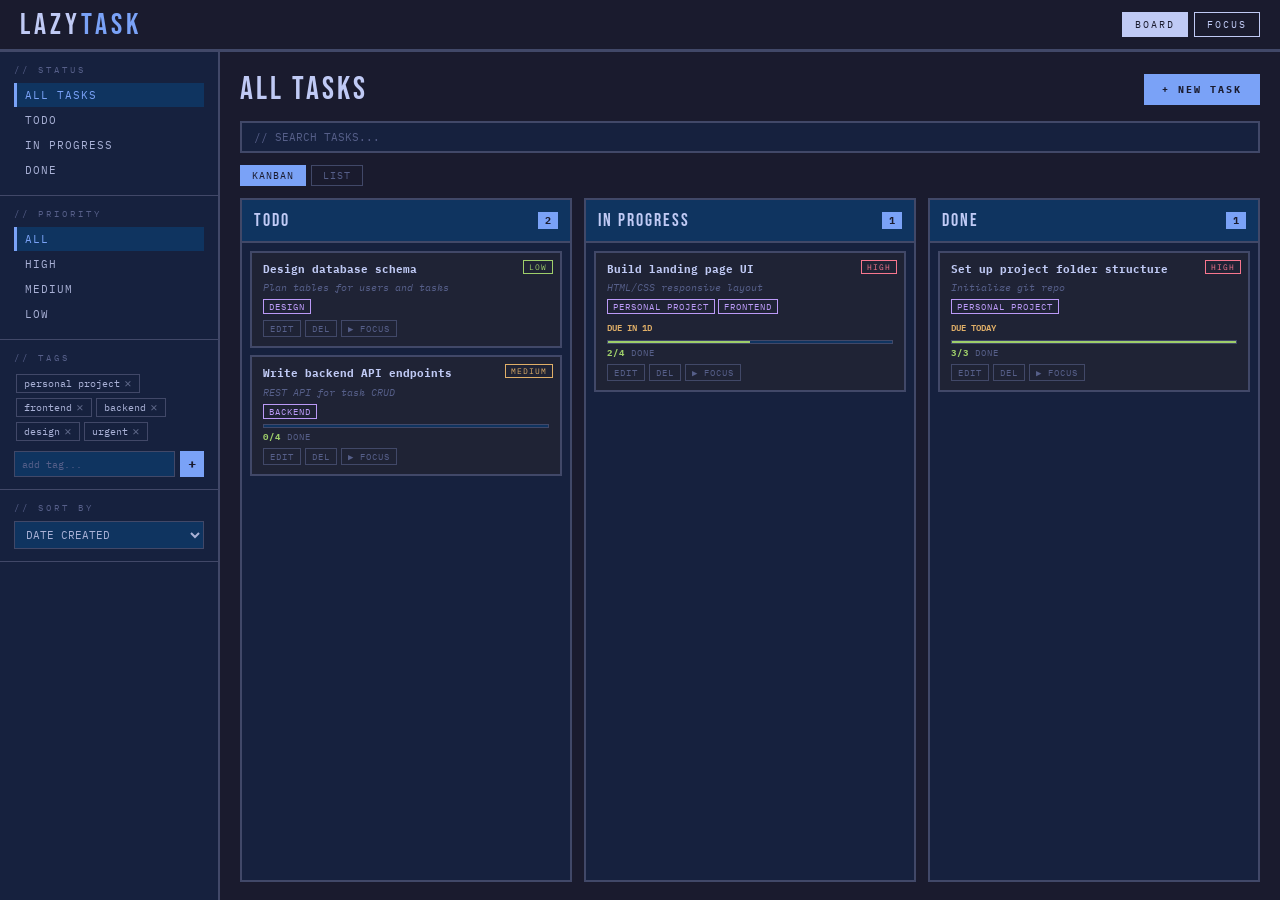
<file: index.html>
<!DOCTYPE html>
<html lang="en">
<head>
<meta charset="UTF-8">
<meta name="viewport" content="width=device-width, initial-scale=1.0">
<title>LAZYTASK</title>
<link href="https://fonts.googleapis.com/css2?family=Bebas+Neue&family=IBM+Plex+Mono:ital,wght@0,400;0,600;0,700;1,400&display=swap" rel="stylesheet">
<style>
*{margin:0;padding:0;box-sizing:border-box}
button{cursor:pointer;font-family:inherit}
input,textarea,select{font-family:inherit}

[data-theme="tokyo"]{--bg:#1a1b2e;--bg2:#16213e;--bg3:#0f3460;--fg:#a9b1d6;--fg2:#c0caf5;--accent:#7aa2f7;--accent2:#bb9af7;--accent3:#2ac3de;--red:#f7768e;--yellow:#e0af68;--green:#9ece6a;--border:#414868;--card:#1f2335;--header-bg:#1a1b2e;--header-fg:#c0caf5;--btn-bg:#7aa2f7;--btn-fg:#1a1b2e;--muted:#565f89}
[data-theme="noir"]{--bg:#F5F0E8;--bg2:#EDE8DF;--bg3:#DDD8CE;--fg:#1A1A1A;--fg2:#1A1A1A;--accent:#E63946;--accent2:#457B9D;--accent3:#2A9D8F;--red:#E63946;--yellow:#F4A261;--green:#2A9D8F;--border:#1A1A1A;--card:#FFFDF7;--header-bg:#1A1A1A;--header-fg:#F5F0E8;--btn-bg:#1A1A1A;--btn-fg:#F5F0E8;--muted:#6B6B6B}
[data-theme="constructivist"]{--bg:#F2EBD9;--bg2:#E8DFC8;--bg3:#D9CFB4;--fg:#1C1C1C;--fg2:#1C1C1C;--accent:#CC2200;--accent2:#1C1C1C;--accent3:#8B6914;--red:#CC2200;--yellow:#D4A017;--green:#3A5A40;--border:#1C1C1C;--card:#FAF5E8;--header-bg:#CC2200;--header-fg:#F2EBD9;--btn-bg:#1C1C1C;--btn-fg:#F2EBD9;--muted:#5A5A5A}
[data-theme="acid"]{--bg:#0D0D00;--bg2:#111100;--bg3:#1A1A00;--fg:#EEFF00;--fg2:#EEFF00;--accent:#EEFF00;--accent2:#FF2D55;--accent3:#00FFE0;--red:#FF2D55;--yellow:#EEFF00;--green:#00FFE0;--border:#EEFF00;--card:#1A1A00;--header-bg:#EEFF00;--header-fg:#0D0D00;--btn-bg:#EEFF00;--btn-fg:#0D0D00;--muted:#888800}
[data-theme="vaporwave"]{--bg:#1A0A2E;--bg2:#200D38;--bg3:#2D1245;--fg:#E040FB;--fg2:#F3B8FF;--accent:#E040FB;--accent2:#00E5FF;--accent3:#FF4081;--red:#FF4081;--yellow:#FFD740;--green:#00E5FF;--border:#E040FB;--card:#200D38;--header-bg:#E040FB;--header-fg:#1A0A2E;--btn-bg:#E040FB;--btn-fg:#1A0A2E;--muted:#7B3F8A}
[data-theme="ember"]{--bg:#1E1B18;--bg2:#252119;--bg3:#2E291F;--fg:#F0E6D3;--fg2:#FAF4EA;--accent:#F4A623;--accent2:#E8583A;--accent3:#C8A96E;--red:#E8583A;--yellow:#F4A623;--green:#7FB069;--border:#4A4035;--card:#252119;--header-bg:#F4A623;--header-fg:#1E1B18;--btn-bg:#F4A623;--btn-fg:#1E1B18;--muted:#7A6F60}
[data-theme="cream"]{--bg:#FAF7F0;--bg2:#F2EDE2;--bg3:#E8E0D0;--fg:#3D2B1F;--fg2:#2A1A10;--accent:#8B5E3C;--accent2:#C17D3C;--accent3:#4A7C59;--red:#B84040;--yellow:#C17D3C;--green:#4A7C59;--border:#3D2B1F;--card:#FFFCF5;--header-bg:#3D2B1F;--header-fg:#FAF7F0;--btn-bg:#8B5E3C;--btn-fg:#FAF7F0;--muted:#9B8070}
[data-theme="mint"]{--bg:#F0F7F4;--bg2:#E2F0EA;--bg3:#C8E6D6;--fg:#1A2E24;--fg2:#0F1F17;--accent:#2D7A55;--accent2:#E05A4A;--accent3:#5B9E7A;--red:#E05A4A;--yellow:#D4922A;--green:#2D7A55;--border:#1A2E24;--card:#F8FDF9;--header-bg:#1A2E24;--header-fg:#F0F7F4;--btn-bg:#2D7A55;--btn-fg:#F0F7F4;--muted:#6A8A78}
[data-theme="lavender"]{--bg:#F5F0FF;--bg2:#EDE5FF;--bg3:#DDD0FF;--fg:#2A1F40;--fg2:#1A1030;--accent:#6B3FA0;--accent2:#B8860B;--accent3:#8B5CF6;--red:#C0392B;--yellow:#B8860B;--green:#2E7D32;--border:#2A1F40;--card:#FBF8FF;--header-bg:#2A1F40;--header-fg:#F5F0FF;--btn-bg:#6B3FA0;--btn-fg:#F5F0FF;--muted:#8A78A8}
[data-theme="sunset"]{--bg:#FFF5EE;--bg2:#FFE8D6;--bg3:#FFD0B0;--fg:#1A1A2E;--fg2:#0F0F20;--accent:#E8521A;--accent2:#1A1A2E;--accent3:#F4A023;--red:#E8521A;--yellow:#F4A023;--green:#2D7A3A;--border:#1A1A2E;--card:#FFFAF7;--header-bg:#1A1A2E;--header-fg:#FFF5EE;--btn-bg:#E8521A;--btn-fg:#FFF5EE;--muted:#8A7060}
[data-theme="cotton"]{--bg:#FFFFFF;--bg2:#F5F5F5;--bg3:#EBEBEB;--fg:#0A0A0A;--fg2:#000000;--accent:#005CE6;--accent2:#0A0A0A;--accent3:#0095FF;--red:#D40000;--yellow:#CC8800;--green:#008844;--border:#0A0A0A;--card:#FFFFFF;--header-bg:#0A0A0A;--header-fg:#FFFFFF;--btn-bg:#005CE6;--btn-fg:#FFFFFF;--muted:#666666}
[data-theme="wheat"]{--bg:#FDF6E3;--bg2:#F5ECC8;--bg3:#EAD99A;--fg:#3B1F0A;--fg2:#2A1200;--accent:#A0360A;--accent2:#3B1F0A;--accent3:#7A5C2E;--red:#A0360A;--yellow:#C8860A;--green:#3A6B2A;--border:#3B1F0A;--card:#FEFAF0;--header-bg:#A0360A;--header-fg:#FDF6E3;--btn-bg:#3B1F0A;--btn-fg:#FDF6E3;--muted:#8A6A4A}

body{font-family:'IBM Plex Mono',monospace;background:var(--bg);color:var(--fg);height:100vh;overflow:hidden;display:flex;flex-direction:column;transition:background 0.3s,color 0.3s}

/* HEADER */
.header{background:var(--header-bg);color:var(--header-fg);border-bottom:3px solid var(--border);display:flex;align-items:center;justify-content:space-between;padding:0 20px;height:52px;flex-shrink:0;z-index:200}
.logo{font-family:'Bebas Neue',sans-serif;font-size:30px;letter-spacing:4px;color:var(--header-fg)}
.logo span{color:var(--accent)}
.header-nav{display:flex;gap:6px;align-items:center}
.nav-btn{background:transparent;border:1.5px solid var(--header-fg);color:var(--header-fg);padding:5px 12px;font-size:10px;letter-spacing:2px;text-transform:uppercase;transition:all 0.12s}
.nav-btn:hover,.nav-btn.active{background:var(--header-fg);color:var(--header-bg)}
.nav-sep{width:1px;height:20px;background:var(--header-fg);opacity:0.3;margin:0 4px}

/* PAGES */
.page{display:none;flex:1;overflow:hidden}
.page.active{display:flex}
#boardPage{flex-direction:row}

/* SIDEBAR */
.sidebar{width:220px;flex-shrink:0;border-right:2px solid var(--border);background:var(--bg2);display:flex;flex-direction:column;overflow-y:auto}
.board-main{flex:1;overflow-y:auto;padding:18px 20px;display:flex;flex-direction:column}
.sb-section{padding:12px 14px;border-bottom:1.5px solid var(--border)}
.sb-label{font-size:9px;letter-spacing:3px;text-transform:uppercase;color:var(--muted);margin-bottom:8px}
.filter-btn{display:block;width:100%;text-align:left;background:transparent;border:none;color:var(--fg);padding:5px 8px;font-size:11px;letter-spacing:1px;transition:all 0.1s;border-left:3px solid transparent;margin-bottom:1px}
.filter-btn:hover{background:var(--bg3);border-left-color:var(--accent)}
.filter-btn.active{background:var(--bg3);border-left-color:var(--accent);color:var(--accent)}
.tag-pill{display:inline-flex;align-items:center;gap:4px;border:1.5px solid var(--border);padding:2px 7px;font-size:10px;margin:2px;cursor:pointer;transition:all 0.1s;background:transparent;color:var(--fg)}
.tag-pill:hover,.tag-pill.active{background:var(--accent);border-color:var(--accent);color:var(--btn-fg)}
.tag-del{font-size:13px;line-height:1;opacity:0.5}
.tag-del:hover{opacity:1;color:var(--red)}
.add-tag-row{display:flex;gap:5px;margin-top:8px}
.add-tag-row input{flex:1;background:var(--bg3);border:1.5px solid var(--border);color:var(--fg);padding:4px 7px;font-size:10px;min-width:0}
.add-tag-row input::placeholder{color:var(--muted)}
.add-tag-row button{background:var(--btn-bg);color:var(--btn-fg);border:none;padding:4px 8px;font-size:14px;font-weight:700}
.sort-sel{width:100%;background:var(--bg3);border:1.5px solid var(--border);color:var(--fg);padding:5px 7px;font-size:11px}

.board-top{display:flex;align-items:center;justify-content:space-between;margin-bottom:12px;flex-wrap:wrap;gap:8px}
.board-title{font-family:'Bebas Neue',sans-serif;font-size:32px;letter-spacing:3px;color:var(--fg2)}
.add-btn{background:var(--btn-bg);color:var(--btn-fg);border:2px solid var(--btn-bg);padding:7px 16px;font-size:10px;font-weight:700;letter-spacing:2px;text-transform:uppercase;transition:all 0.12s}
.add-btn:hover{background:transparent;color:var(--accent);border-color:var(--accent)}
.search-bar{width:100%;background:var(--bg2);border:2px solid var(--border);color:var(--fg);padding:7px 12px;font-size:11px;margin-bottom:12px}
.search-bar:focus{outline:none;border-color:var(--accent)}
.search-bar::placeholder{color:var(--muted)}
.view-toggle{display:flex;gap:5px;margin-bottom:12px}
.view-btn{background:transparent;border:1.5px solid var(--border);color:var(--muted);padding:3px 11px;font-size:10px;letter-spacing:1px;text-transform:uppercase;transition:all 0.1s}
.view-btn.active{background:var(--accent);border-color:var(--accent);color:var(--btn-fg)}

.kanban{display:grid;grid-template-columns:repeat(3,1fr);gap:12px;flex:1;min-height:0}
.kanban.hidden{display:none}
.column{background:var(--bg2);border:2px solid var(--border);display:flex;flex-direction:column;min-height:0}
.col-header{padding:10px 12px;border-bottom:2px solid var(--border);display:flex;align-items:center;justify-content:space-between;background:var(--bg3);flex-shrink:0}
.col-title{font-family:'Bebas Neue',sans-serif;font-size:18px;letter-spacing:2px;color:var(--fg2)}
.col-count{font-size:10px;background:var(--accent);color:var(--btn-fg);padding:2px 7px;font-weight:700}
.col-body{padding:8px;display:flex;flex-direction:column;gap:7px;overflow-y:auto;flex:1;min-height:60px}
.col-body.drag-over{background:var(--bg3);outline:2px dashed var(--accent)}

.task-card{background:var(--card);border:2px solid var(--border);padding:9px 11px;position:relative;user-select:none}
.task-card:hover{transform:translate(-2px,-2px);box-shadow:3px 3px 0 var(--border);transition:transform 0.08s}
.task-card.overdue{border-left:4px solid var(--red)}
.task-priority{position:absolute;top:7px;right:7px;font-size:8px;letter-spacing:1px;text-transform:uppercase;padding:1px 5px;border:1px solid}
.task-priority.high{border-color:var(--red);color:var(--red)}
.task-priority.medium{border-color:var(--yellow);color:var(--yellow)}
.task-priority.low{border-color:var(--green);color:var(--green)}
.task-title{font-size:11px;font-weight:700;color:var(--fg2);margin-bottom:4px;line-height:1.4;word-break:break-word;padding-right:44px}
.task-desc{font-size:10px;color:var(--muted);margin-bottom:5px;font-style:italic;word-break:break-word}
.task-tags{display:flex;flex-wrap:wrap;gap:3px;margin-bottom:5px}
.task-tag{font-size:9px;letter-spacing:1px;text-transform:uppercase;border:1.5px solid var(--accent2);color:var(--accent2);padding:1px 5px}
.task-due{font-size:9px;color:var(--muted);margin-bottom:5px}
.task-due.soon{color:var(--yellow);font-weight:600}
.task-due.overdue{color:var(--red);font-weight:700}
.card-sub-prog{margin:5px 0 6px}
.csp-wrap{background:var(--bg3);height:4px;border:1px solid var(--border);margin-bottom:3px}
.csp-bar{height:100%;background:var(--green);transition:width 0.3s}
.csp-lbl{font-size:9px;color:var(--muted);letter-spacing:1px}
.csp-lbl span{color:var(--green);font-weight:700}
.task-actions{display:flex;gap:4px;flex-wrap:wrap;margin-top:6px}
.tact{background:transparent;border:1px solid var(--border);color:var(--muted);padding:2px 6px;font-size:9px;letter-spacing:1px;text-transform:uppercase;transition:all 0.1s}
.tact:hover{border-color:var(--accent);color:var(--accent)}
.tact.del:hover{border-color:var(--red);color:var(--red)}
.tact.focused{border-color:var(--accent2);color:var(--accent2)}

.list-view{display:none;flex-direction:column;gap:5px}
.list-view.active{display:flex}
.list-row{background:var(--card);border:2px solid var(--border);padding:9px 12px;display:grid;grid-template-columns:1fr auto auto auto;align-items:center;gap:10px}
.list-row:hover{background:var(--bg3)}
.list-row-title{font-size:11px;font-weight:600;color:var(--fg2)}
.list-row-sub{font-size:9px;color:var(--muted);margin-top:2px}
.list-row-tags{display:flex;gap:3px;flex-wrap:wrap;margin-top:2px}
.list-row-due{font-size:9px;color:var(--muted);white-space:nowrap}
.list-row-acts{display:flex;gap:4px}
.empty{text-align:center;padding:24px;color:var(--muted);font-size:10px;letter-spacing:2px;text-transform:uppercase;border:2px dashed var(--border)}

/* ===== FOCUS PAGE — fullscreen canvas ===== */
#focusPage{position:relative;overflow:hidden}
#roomCanvas{width:100%;height:100%;display:block;cursor:default}

/* floating HUD overlays on the canvas */
.room-hud{position:absolute;pointer-events:none}
.room-hud.interactive{pointer-events:all}

/* theme strip — bottom left */
#themeStrip{position:absolute;bottom:16px;left:16px;display:flex;gap:6px;align-items:center;z-index:10}
.theme-dot{width:18px;height:18px;border:2px solid rgba(255,255,255,0.4);cursor:pointer;transition:transform 0.15s;border-radius:0}
.theme-dot:hover,.theme-dot.active{transform:scale(1.4);border-color:rgba(255,255,255,0.9)}
.theme-dot-label{font-size:9px;letter-spacing:2px;text-transform:uppercase;color:rgba(255,255,255,0.4);margin-right:4px}

/* subtask floating panel */
#subtaskPanel{position:absolute;top:20px;right:20px;width:240px;background:rgba(0,0,0,0.55);backdrop-filter:blur(8px);border:1px solid rgba(255,255,255,0.12);padding:14px;z-index:10;max-height:calc(100% - 40px);overflow-y:auto;display:none}
#subtaskPanel.visible{display:block}
.sp-title{font-size:11px;font-weight:700;color:#fff;margin-bottom:8px;line-height:1.4;opacity:0.9}
.sp-prog-wrap{background:rgba(255,255,255,0.1);height:4px;margin-bottom:4px}
.sp-prog-bar{height:100%;transition:width 0.4s}
.sp-prog-lbl{font-size:9px;letter-spacing:1px;margin-bottom:10px;opacity:0.5;color:#fff}
.sp-sub-item{display:flex;align-items:flex-start;gap:7px;padding:4px 0;cursor:pointer;border-bottom:1px solid rgba(255,255,255,0.06)}
.sp-sub-item:last-child{border-bottom:none}
.sp-sub-cb{width:12px;height:12px;flex-shrink:0;margin-top:1px;accent-color:#fff;cursor:pointer}
.sp-sub-text{font-size:10px;color:rgba(255,255,255,0.75);line-height:1.4}
.sp-sub-item.done .sp-sub-text{text-decoration:line-through;opacity:0.4}
.sp-no-task{font-size:10px;color:rgba(255,255,255,0.35);letter-spacing:1px;text-align:center;padding:8px 0}
.sp-unlink{background:transparent;border:1px solid rgba(255,255,255,0.2);color:rgba(255,255,255,0.5);padding:3px 8px;font-size:9px;letter-spacing:1px;text-transform:uppercase;margin-top:10px;width:100%;transition:all 0.1s}
.sp-unlink:hover{border-color:rgba(255,255,255,0.6);color:#fff}

/* MODAL */
.overlay{position:fixed;inset:0;background:rgba(0,0,0,0.75);z-index:500;display:none;align-items:center;justify-content:center}
.overlay.open{display:flex}
.modal{background:var(--bg2);border:3px solid var(--border);width:min(520px,95vw);max-height:90vh;overflow-y:auto}
.modal-hdr{background:var(--header-bg);color:var(--header-fg);padding:12px 16px;border-bottom:2px solid var(--border);display:flex;justify-content:space-between;align-items:center}
.modal-hdr-title{font-family:'Bebas Neue',sans-serif;font-size:22px;letter-spacing:2px}
.modal-x{background:transparent;border:1.5px solid var(--header-fg);color:var(--header-fg);width:26px;height:26px;font-size:15px}
.modal-body{padding:18px;display:flex;flex-direction:column;gap:12px}
.field label{font-size:9px;letter-spacing:2px;text-transform:uppercase;color:var(--muted);display:block;margin-bottom:4px}
.field input,.field textarea,.field select{width:100%;background:var(--bg3);border:2px solid var(--border);color:var(--fg);padding:7px 9px;font-size:11px}
.field input:focus,.field textarea:focus,.field select:focus{outline:none;border-color:var(--accent)}
.field input::placeholder,.field textarea::placeholder{color:var(--muted)}
.field-row{display:grid;grid-template-columns:1fr 1fr;gap:10px}
.modal-tags{display:flex;flex-wrap:wrap;gap:5px;margin-top:3px}
.mtag{border:1.5px solid var(--border);color:var(--fg);padding:3px 9px;font-size:10px;letter-spacing:1px;text-transform:uppercase;cursor:pointer;background:transparent;transition:all 0.1s}
.mtag.sel{background:var(--accent);border-color:var(--accent);color:var(--btn-fg)}
.save-btn{background:var(--btn-bg);color:var(--btn-fg);border:2px solid var(--btn-bg);padding:9px;font-size:11px;font-weight:700;letter-spacing:2px;text-transform:uppercase;width:100%;transition:all 0.12s;margin-top:4px}
.save-btn:hover{background:transparent;color:var(--accent);border-color:var(--accent)}
.subtask-list-edit{display:flex;flex-direction:column;gap:5px;margin-bottom:6px}
.sub-edit-row{display:flex;align-items:center;gap:6px}
.sub-edit-row input[type=text]{flex:1;background:var(--bg3);border:1.5px solid var(--border);color:var(--fg);padding:5px 8px;font-size:11px}
.sub-edit-row input[type=text]:focus{outline:none;border-color:var(--accent)}
.sub-del-btn{background:transparent;border:1px solid var(--border);color:var(--muted);padding:4px 8px;font-size:11px;transition:all 0.1s}
.sub-del-btn:hover{border-color:var(--red);color:var(--red)}
.add-sub-btn{background:transparent;border:1.5px dashed var(--border);color:var(--muted);padding:5px 10px;font-size:10px;letter-spacing:1px;text-transform:uppercase;width:100%;transition:all 0.1s}
.add-sub-btn:hover{border-color:var(--accent);color:var(--accent)}

.toast{position:fixed;bottom:18px;right:18px;z-index:999;background:var(--accent);color:var(--btn-fg);padding:9px 16px;font-size:10px;font-weight:700;letter-spacing:2px;text-transform:uppercase;border:2px solid var(--border);transform:translateY(80px);transition:transform 0.25s;pointer-events:none}
.toast.show{transform:translateY(0)}

::-webkit-scrollbar{width:5px;height:5px}
::-webkit-scrollbar-track{background:var(--bg)}
::-webkit-scrollbar-thumb{background:var(--border)}

@media(max-width:700px){
  .kanban{grid-template-columns:1fr}
  .sidebar{width:100%;max-height:240px}
  #boardPage{flex-direction:column}
  .field-row{grid-template-columns:1fr}
  #subtaskPanel{width:180px}
}
</style>
</head>
<body data-theme="tokyo">
<div class="toast" id="toast"></div>

<!-- HEADER -->
<div class="header">
  <div class="logo">LAZY<span>TASK</span></div>
  <div class="header-nav">
    <button class="nav-btn active" id="nb-board" onclick="goPage('board')">BOARD</button>
    <button class="nav-btn" id="nb-focus" onclick="goPage('focus')">FOCUS</button>
  </div>
</div>

<!-- ====== BOARD PAGE ====== -->
<div class="page active" id="boardPage">
  <div class="sidebar">
    <div class="sb-section">
      <div class="sb-label">// STATUS</div>
      <button class="filter-btn active" onclick="setSF('all',this)">ALL TASKS</button>
      <button class="filter-btn" onclick="setSF('todo',this)">TODO</button>
      <button class="filter-btn" onclick="setSF('inprogress',this)">IN PROGRESS</button>
      <button class="filter-btn" onclick="setSF('done',this)">DONE</button>
    </div>
    <div class="sb-section">
      <div class="sb-label">// PRIORITY</div>
      <button class="filter-btn active" onclick="setPF('all',this)">ALL</button>
      <button class="filter-btn" onclick="setPF('high',this)">HIGH</button>
      <button class="filter-btn" onclick="setPF('medium',this)">MEDIUM</button>
      <button class="filter-btn" onclick="setPF('low',this)">LOW</button>
    </div>
    <div class="sb-section">
      <div class="sb-label">// TAGS</div>
      <div id="tagList"></div>
      <div class="add-tag-row">
        <input type="text" id="newTagInput" placeholder="add tag..." maxlength="20" onkeydown="if(event.key==='Enter')addTag()">
        <button onclick="addTag()">+</button>
      </div>
    </div>
    <div class="sb-section">
      <div class="sb-label">// SORT BY</div>
      <select class="sort-sel" onchange="S.sort=this.value;render()">
        <option value="created">DATE CREATED</option>
        <option value="due">DUE DATE</option>
        <option value="priority">PRIORITY</option>
        <option value="title">TITLE A–Z</option>
      </select>
    </div>
  </div>
  <div class="board-main">
    <div class="board-top">
      <div class="board-title" id="boardTitle">ALL TASKS</div>
      <button class="add-btn" onclick="openModal()">+ NEW TASK</button>
    </div>
    <input type="text" class="search-bar" placeholder="// SEARCH TASKS..." oninput="S.filters.search=this.value.toLowerCase();render()">
    <div class="view-toggle">
      <button class="view-btn active" id="vb-kanban" onclick="setView('kanban')">KANBAN</button>
      <button class="view-btn" id="vb-list" onclick="setView('list')">LIST</button>
    </div>
    <div class="kanban" id="kanbanBoard">
      <div class="column"><div class="col-header"><span class="col-title">TODO</span><span class="col-count" id="cnt-todo">0</span></div><div class="col-body" id="col-todo"></div></div>
      <div class="column"><div class="col-header"><span class="col-title">IN PROGRESS</span><span class="col-count" id="cnt-inprogress">0</span></div><div class="col-body" id="col-inprogress"></div></div>
      <div class="column"><div class="col-header"><span class="col-title">DONE</span><span class="col-count" id="cnt-done">0</span></div><div class="col-body" id="col-done"></div></div>
    </div>
    <div class="list-view" id="listView"></div>
  </div>
</div>

<!-- ====== FOCUS PAGE — fullscreen room ====== -->
<div class="page" id="focusPage">
  <canvas id="roomCanvas"></canvas>

  <!-- theme strip bottom-left -->
  <div id="themeStrip">
    <span class="theme-dot-label">THEME</span>
  </div>

  <!-- subtask floating panel top-right -->
  <div id="subtaskPanel" class="room-hud interactive">
    <div class="sp-no-task" id="spNoTask">LINK A TASK VIA ▶ FOCUS ON THE BOARD</div>
  </div>
</div>

<!-- TASK MODAL -->
<div class="overlay" id="taskModal">
  <div class="modal">
    <div class="modal-hdr"><span class="modal-hdr-title" id="modalTitle">NEW TASK</span><button class="modal-x" onclick="closeModal()">✕</button></div>
    <div class="modal-body">
      <div class="field"><label>TITLE *</label><input type="text" id="tTitle" placeholder="what needs to be done?"></div>
      <div class="field"><label>DESCRIPTION</label><textarea id="tDesc" rows="2" placeholder="details, links, notes..."></textarea></div>
      <div class="field-row">
        <div class="field"><label>STATUS</label><select id="tStatus"><option value="todo">TODO</option><option value="inprogress">IN PROGRESS</option><option value="done">DONE</option></select></div>
        <div class="field"><label>PRIORITY</label><select id="tPriority"><option value="medium">MEDIUM</option><option value="high">HIGH</option><option value="low">LOW</option></select></div>
      </div>
      <div class="field"><label>DUE DATE</label><input type="date" id="tDue"></div>
      <div class="field"><label>TAGS</label><div class="modal-tags" id="modalTagList"></div></div>
      <div class="field">
        <label>SUBTASKS</label>
        <div class="subtask-list-edit" id="subtaskEditList"></div>
        <button class="add-sub-btn" onclick="addSubtaskField()">+ ADD SUBTASK</button>
      </div>
      <button class="save-btn" onclick="saveTask()">SAVE TASK</button>
    </div>
  </div>
</div>

<script>
// ===== STATE =====
const S={
  tasks:[],tags:['personal project','frontend','backend','design','urgent'],
  nextId:1,filters:{status:'all',priority:'all',tags:[],search:''},
  sort:'created',viewMode:'kanban',editingId:null,theme:'tokyo',
  pomo:{focusMin:25,shortMin:5,longMin:15,sessionsBeforeLong:4,
    running:false,phase:'focus',sessionsDone:0,remaining:25*60,total:25*60,
    interval:null,linkedTaskId:null}
};

// ===== PERSIST =====
function save(){
  const p=S.pomo;
  localStorage.setItem('brutask4',JSON.stringify({
    tasks:S.tasks,tags:S.tags,nextId:S.nextId,theme:S.theme,sort:S.sort,
    pomo:{focusMin:p.focusMin,shortMin:p.shortMin,longMin:p.longMin,
      sessionsBeforeLong:p.sessionsBeforeLong,sessionsDone:p.sessionsDone,linkedTaskId:p.linkedTaskId}
  }));
}
function load(){
  const raw=localStorage.getItem('brutask4');
  if(!raw){seedData();return;}
  try{
    const d=JSON.parse(raw);
    S.tasks=d.tasks||[];S.tags=d.tags||S.tags;S.nextId=d.nextId||1;
    S.theme=d.theme||'tokyo';S.sort=d.sort||'created';
    if(d.pomo){const p=d.pomo;
      S.pomo.focusMin=p.focusMin??25;S.pomo.shortMin=p.shortMin??5;
      S.pomo.longMin=p.longMin??15;S.pomo.sessionsBeforeLong=p.sessionsBeforeLong??4;
      S.pomo.sessionsDone=p.sessionsDone??0;S.pomo.linkedTaskId=p.linkedTaskId||null;
      S.pomo.remaining=S.pomo.focusMin*60;S.pomo.total=S.pomo.remaining;
    }
  }catch(e){seedData();}
}
function seedData(){
  const now=new Date(),tom=new Date(now);tom.setDate(now.getDate()+1);
  const fmt=d=>d.toISOString().split('T')[0];
  S.tasks=[
    {id:1,title:'Set up project folder structure',desc:'Initialize git repo',status:'done',priority:'high',tags:['personal project'],due:fmt(now),created:Date.now()-100000,
      subtasks:[{id:1,text:'Create src/ directory',done:true},{id:2,text:'Initialize git',done:true},{id:3,text:'Write README',done:true}]},
    {id:2,title:'Build landing page UI',desc:'HTML/CSS responsive layout',status:'inprogress',priority:'high',tags:['personal project','frontend'],due:fmt(tom),created:Date.now()-80000,
      subtasks:[{id:1,text:'Design wireframe',done:true},{id:2,text:'Write HTML structure',done:true},{id:3,text:'Style with CSS',done:false},{id:4,text:'Make responsive',done:false}]},
    {id:3,title:'Write backend API endpoints',desc:'REST API for task CRUD',status:'todo',priority:'medium',tags:['backend'],due:'',created:Date.now()-60000,
      subtasks:[{id:1,text:'GET /tasks',done:false},{id:2,text:'POST /tasks',done:false},{id:3,text:'PUT /tasks/:id',done:false},{id:4,text:'DELETE /tasks/:id',done:false}]},
    {id:4,title:'Design database schema',desc:'Plan tables for users and tasks',status:'todo',priority:'low',tags:['design'],due:'',created:Date.now()-40000,subtasks:[]},
  ];S.nextId=5;
}

function cv(v){return getComputedStyle(document.body).getPropertyValue(v).trim();}

// ===== PAGES =====
let roomRAF=null,roomT=0;
function goPage(p){
  document.querySelectorAll('.page').forEach(el=>el.classList.remove('active'));
  document.querySelectorAll('.nav-btn').forEach(el=>el.classList.remove('active'));
  document.getElementById(p+'Page').classList.add('active');
  document.getElementById('nb-'+p).classList.add('active');
  if(p==='focus'){roomInit();roomLoop();renderSubtaskPanel();}
  else{if(roomRAF){cancelAnimationFrame(roomRAF);roomRAF=null;}}
}

// ===== THEMES =====
const ALL_THEMES=[
  {id:'tokyo',name:'Tokyo Night',color:'#7aa2f7'},
  {id:'noir',name:'Noir',color:'#E63946'},
  {id:'constructivist',name:'Constructivist',color:'#CC2200'},
  {id:'acid',name:'Acid Yellow',color:'#EEFF00'},
  {id:'vaporwave',name:'Vaporwave',color:'#E040FB'},
  {id:'ember',name:'Ember ✦',color:'#F4A623'},
  {id:'cream',name:'Soft Cream',color:'#8B5E3C'},
  {id:'mint',name:'Mint Paper',color:'#2D7A55'},
  {id:'lavender',name:'Lavender',color:'#6B3FA0'},
  {id:'sunset',name:'Sunset',color:'#E8521A'},
  {id:'cotton',name:'Cotton',color:'#005CE6'},
  {id:'wheat',name:'Wheat & Rust',color:'#A0360A'},
];
function buildThemeStrip(){
  const strip=document.getElementById('themeStrip');
  const existing=strip.querySelectorAll('.theme-dot');
  existing.forEach(e=>e.remove());
  ALL_THEMES.forEach(t=>{
    const dot=document.createElement('div');
    dot.className='theme-dot'+(S.theme===t.id?' active':'');
    dot.style.background=t.color;
    dot.title=t.name;
    dot.onclick=()=>{applyTheme(t.id);buildThemeStrip();};
    strip.appendChild(dot);
  });
}
function applyTheme(t){
  S.theme=t;document.body.setAttribute('data-theme',t);save();
}

// ===== FILTERS =====
let curSF=null,curPF=null;
function setSF(v,btn){S.filters.status=v;if(curSF)curSF.classList.remove('active');btn.classList.add('active');curSF=btn;
  document.getElementById('boardTitle').textContent={all:'ALL TASKS',todo:'TODO',inprogress:'IN PROGRESS',done:'DONE'}[v];render();}
function setPF(v,btn){S.filters.priority=v;if(curPF)curPF.classList.remove('active');btn.classList.add('active');curPF=btn;render();}
function addTag(){
  const inp=document.getElementById('newTagInput'),v=inp.value.trim().toLowerCase();
  if(!v||S.tags.includes(v))return;S.tags.push(v);inp.value='';save();renderTagList();renderModalTags();
}
function removeTag(tag){
  S.tags=S.tags.filter(t=>t!==tag);S.tasks.forEach(t=>{t.tags=t.tags.filter(x=>x!==tag)});
  S.filters.tags=S.filters.tags.filter(t=>t!==tag);save();renderTagList();render();
}
function toggleTagFilter(tag){
  const i=S.filters.tags.indexOf(tag);if(i===-1)S.filters.tags.push(tag);else S.filters.tags.splice(i,1);
  renderTagList();render();
}
function renderTagList(){
  const el=document.getElementById('tagList');
  if(!S.tags.length){el.innerHTML='<div style="font-size:10px;color:var(--muted)">no tags yet</div>';return;}
  el.innerHTML=S.tags.map(t=>`<button class="tag-pill ${S.filters.tags.includes(t)?'active':''}" onclick="toggleTagFilter('${esc(t)}')">${esc(t)}<span class="tag-del" onclick="event.stopPropagation();removeTag('${esc(t)}')">×</span></button>`).join('');
}

// ===== SUBTASKS =====
function subProg(task){
  if(!task.subtasks||!task.subtasks.length)return null;
  const done=task.subtasks.filter(s=>s.done).length;
  return{done,total:task.subtasks.length,pct:Math.round(done/task.subtasks.length*100)};
}
function toggleSub(taskId,subId){
  const task=S.tasks.find(t=>t.id===taskId);if(!task)return;
  const sub=task.subtasks.find(s=>s.id===subId);if(!sub)return;
  sub.done=!sub.done;save();render();renderSubtaskPanel();
}

// ===== RENDER BOARD =====
function getTasks(statusOverride){
  let tasks=[...S.tasks];
  const st=statusOverride||S.filters.status;
  if(st!=='all')tasks=tasks.filter(t=>t.status===st);
  if(S.filters.priority!=='all')tasks=tasks.filter(t=>t.priority===S.filters.priority);
  if(S.filters.tags.length)tasks=tasks.filter(t=>S.filters.tags.every(ft=>t.tags.includes(ft)));
  if(S.filters.search)tasks=tasks.filter(t=>t.title.toLowerCase().includes(S.filters.search)||(t.desc||'').toLowerCase().includes(S.filters.search)||t.tags.some(tg=>tg.toLowerCase().includes(S.filters.search)));
  const pr={high:0,medium:1,low:2};
  tasks.sort((a,b)=>{
    if(S.sort==='priority')return(pr[a.priority]||1)-(pr[b.priority]||1);
    if(S.sort==='due'){if(!a.due&&!b.due)return 0;if(!a.due)return 1;if(!b.due)return-1;return a.due.localeCompare(b.due);}
    if(S.sort==='title')return a.title.localeCompare(b.title);
    return b.created-a.created;
  });
  return tasks;
}
function dueInfo(due){
  if(!due)return{txt:'',cls:''};
  const now=new Date();now.setHours(0,0,0,0);
  const d=new Date(due+'T00:00:00'),diff=Math.round((d-now)/86400000);
  if(diff<0)return{txt:`OVERDUE ${Math.abs(diff)}D`,cls:'overdue'};
  if(diff===0)return{txt:'DUE TODAY',cls:'soon'};
  if(diff<=2)return{txt:`DUE IN ${diff}D`,cls:'soon'};
  return{txt:`DUE ${due}`,cls:''};
}
function cardHTML(t){
  const{txt,cls}=dueInfo(t.due),linked=S.pomo.linkedTaskId===t.id,sp=subProg(t);
  return`<div class="task-card ${cls==='overdue'?'overdue':''}" data-id="${t.id}">
    <span class="task-priority ${t.priority}">${t.priority.toUpperCase()}</span>
    <div class="task-title">${esc(t.title)}</div>
    ${t.desc?`<div class="task-desc">${esc(t.desc)}</div>`:''}
    <div class="task-tags">${t.tags.map(tg=>`<span class="task-tag">${esc(tg)}</span>`).join('')}</div>
    ${txt?`<div class="task-due ${cls}">${txt}</div>`:''}
    ${sp?`<div class="card-sub-prog"><div class="csp-wrap"><div class="csp-bar" style="width:${sp.pct}%"></div></div><div class="csp-lbl"><span>${sp.done}/${sp.total}</span> DONE</div></div>`:''}
    <div class="task-actions">
      <button class="tact" onclick="openModal(${t.id})">EDIT</button>
      <button class="tact del" onclick="delTask(${t.id})">DEL</button>
      <button class="tact ${linked?'focused':''}" onclick="linkFocus(${t.id})">${linked?'■ LINKED':'▶ FOCUS'}</button>
    </div>
  </div>`;
}
function render(){if(S.viewMode==='kanban')renderKanban();else renderList();}
function renderKanban(){
  ['todo','inprogress','done'].forEach(col=>{
    const tasks=S.filters.status==='all'?getTasks(col):(S.filters.status===col?getTasks(col):[]);
    const el=document.getElementById('col-'+col);
    document.getElementById('cnt-'+col).textContent=tasks.length;
    el.innerHTML=tasks.length?tasks.map(t=>cardHTML(t)).join(''):`<div class="empty">EMPTY</div>`;
    tasks.forEach(t=>{const c=el.querySelector(`[data-id="${t.id}"]`);if(c)initDrag(c,t.id);});
  });
}
function renderList(){
  const tasks=getTasks(),el=document.getElementById('listView');
  if(!tasks.length){el.innerHTML='<div class="empty">NO TASKS</div>';return;}
  el.innerHTML=tasks.map(t=>{
    const{txt,cls}=dueInfo(t.due),sp=subProg(t);
    return`<div class="list-row">
      <div><div class="list-row-title">${esc(t.title)}</div>${sp?`<div class="list-row-sub">${sp.done}/${sp.total} subtasks</div>`:''}<div class="list-row-tags">${t.tags.map(tg=>`<span class="task-tag">${esc(tg)}</span>`).join('')}</div></div>
      <div class="list-row-due ${cls}">${txt||'—'}</div>
      <span class="task-priority ${t.priority}">${t.priority.toUpperCase()}</span>
      <div class="list-row-acts"><button class="tact" onclick="openModal(${t.id})">EDIT</button><button class="tact del" onclick="delTask(${t.id})">DEL</button></div>
    </div>`;
  }).join('');
}
function setView(m){
  S.viewMode=m;
  document.getElementById('kanbanBoard').classList.toggle('hidden',m!=='kanban');
  document.getElementById('listView').classList.toggle('active',m==='list');
  document.getElementById('vb-kanban').classList.toggle('active',m==='kanban');
  document.getElementById('vb-list').classList.toggle('active',m==='list');
  render();
}

// ===== DRAG & DROP =====
let drag={active:false,id:null,ghost:null,ox:0,oy:0};
function initDrag(el,id){
  el.addEventListener('mousedown',e=>{
    if(e.button!==0||e.target.tagName==='BUTTON'||e.target.tagName==='INPUT')return;
    drag.id=id;drag.active=false;
    const r=el.getBoundingClientRect();drag.ox=e.clientX-r.left;drag.oy=e.clientY-r.top;
    function onMove(e){
      if(!drag.active){
        drag.active=true;drag.ghost=el.cloneNode(true);
        Object.assign(drag.ghost.style,{position:'fixed',width:r.width+'px',opacity:'0.9',pointerEvents:'none',zIndex:'9999',transform:'rotate(2deg)',border:'2px solid var(--accent)',boxShadow:'4px 4px 0 var(--accent)',background:'var(--card)'});
        document.body.appendChild(drag.ghost);el.style.opacity='0.2';
      }
      drag.ghost.style.left=(e.clientX-drag.ox)+'px';drag.ghost.style.top=(e.clientY-drag.oy)+'px';
      document.querySelectorAll('.col-body').forEach(col=>{
        const cr=col.getBoundingClientRect();
        col.classList.toggle('drag-over',e.clientX>=cr.left&&e.clientX<=cr.right&&e.clientY>=cr.top&&e.clientY<=cr.bottom);
      });
    }
    function onUp(e){
      document.removeEventListener('mousemove',onMove);document.removeEventListener('mouseup',onUp);
      if(drag.ghost){drag.ghost.remove();drag.ghost=null;}el.style.opacity='';
      document.querySelectorAll('.col-body').forEach(col=>col.classList.remove('drag-over'));
      if(drag.active){
        ['todo','inprogress','done'].forEach(colId=>{
          const col=document.getElementById('col-'+colId);if(!col)return;
          const cr=col.getBoundingClientRect();
          if(e.clientX>=cr.left&&e.clientX<=cr.right&&e.clientY>=cr.top&&e.clientY<=cr.bottom){
            const task=S.tasks.find(t=>t.id===drag.id);
            if(task&&task.status!==colId){task.status=colId;save();render();
              toast('MOVED → '+{todo:'TODO',inprogress:'IN PROGRESS',done:'DONE'}[colId]);}
          }
        });
      }
      drag.active=false;drag.id=null;
    }
    document.addEventListener('mousemove',onMove);document.addEventListener('mouseup',onUp);
  });
}

// ===== MODAL =====
let subCounter=100;
function openModal(id){
  S.editingId=id||null;
  document.getElementById('modalTitle').textContent=id?'EDIT TASK':'NEW TASK';
  const t=id?S.tasks.find(x=>x.id===id):null;
  document.getElementById('tTitle').value=t?t.title:'';
  document.getElementById('tDesc').value=t?t.desc||'':'';
  document.getElementById('tStatus').value=t?t.status:'todo';
  document.getElementById('tPriority').value=t?t.priority:'medium';
  document.getElementById('tDue').value=t?t.due||'':'';
  renderModalTags(t?t.tags:[]);
  renderSubtaskEditor(t?(t.subtasks||[]):[]);
  document.getElementById('taskModal').classList.add('open');
  setTimeout(()=>document.getElementById('tTitle').focus(),80);
}
function closeModal(){document.getElementById('taskModal').classList.remove('open');S.editingId=null;}
function renderModalTags(sel=[]){
  document.getElementById('modalTagList').innerHTML=S.tags.map(t=>`<button class="mtag ${sel.includes(t)?'sel':''}" onclick="this.classList.toggle('sel')">${esc(t)}</button>`).join('');
}
function renderSubtaskEditor(subs=[]){
  document.getElementById('subtaskEditList').innerHTML=subs.map(s=>`
    <div class="sub-edit-row" data-sub-id="${s.id}">
      <input type="text" value="${esc(s.text)}" placeholder="subtask..." data-done="${s.done}">
      <button class="sub-del-btn" onclick="this.parentElement.remove()">✕</button>
    </div>`).join('');
}
function addSubtaskField(){
  const el=document.getElementById('subtaskEditList');
  const row=document.createElement('div');row.className='sub-edit-row';row.dataset.subId=++subCounter;
  row.innerHTML=`<input type="text" placeholder="subtask..." data-done="false"><button class="sub-del-btn" onclick="this.parentElement.remove()">✕</button>`;
  el.appendChild(row);row.querySelector('input').focus();
}
function saveTask(){
  const title=document.getElementById('tTitle').value.trim();
  if(!title){toast('TITLE REQUIRED');return;}
  const selTags=[...document.querySelectorAll('.mtag.sel')].map(el=>el.textContent.trim());
  const subtasks=[...document.querySelectorAll('#subtaskEditList .sub-edit-row')].map((row,i)=>{
    const inp=row.querySelector('input[type=text]');const text=inp?inp.value.trim():'';
    if(!text)return null;
    return{id:parseInt(row.dataset.subId)||i+1,text,done:inp.dataset.done==='true'};
  }).filter(Boolean);
  const data={title,desc:document.getElementById('tDesc').value.trim(),
    status:document.getElementById('tStatus').value,priority:document.getElementById('tPriority').value,
    due:document.getElementById('tDue').value,tags:selTags,subtasks};
  if(S.editingId){
    const i=S.tasks.findIndex(t=>t.id===S.editingId);if(i!==-1)S.tasks[i]={...S.tasks[i],...data};toast('TASK UPDATED');
  }else{S.tasks.push({...data,id:S.nextId++,created:Date.now()});toast('TASK ADDED');}
  save();closeModal();render();renderSubtaskPanel();
}
function delTask(id){
  if(!confirm('Delete this task?'))return;
  S.tasks=S.tasks.filter(t=>t.id!==id);
  if(S.pomo.linkedTaskId===id)S.pomo.linkedTaskId=null;
  save();render();renderSubtaskPanel();toast('DELETED');
}
function linkFocus(id){
  S.pomo.linkedTaskId=S.pomo.linkedTaskId===id?null:id;
  save();render();renderSubtaskPanel();
}

// ===== SUBTASK PANEL (focus page overlay) =====
function renderSubtaskPanel(){
  const panel=document.getElementById('subtaskPanel');if(!panel)return;
  const task=S.pomo.linkedTaskId?S.tasks.find(t=>t.id===S.pomo.linkedTaskId):null;
  const sp=task?subProg(task):null;
  const accentColor=cv('--accent')||'#7aa2f7';
  if(!task){
    panel.classList.remove('visible');
    panel.innerHTML=`<div class="sp-no-task">LINK A TASK VIA ▶ FOCUS ON THE BOARD</div>`;
    return;
  }
  panel.classList.add('visible');
  const subsHTML=(task.subtasks&&task.subtasks.length)?task.subtasks.map(s=>`
    <div class="sp-sub-item ${s.done?'done':''}" onclick="toggleSub(${task.id},${s.id})">
      <input type="checkbox" class="sp-sub-cb" ${s.done?'checked':''} onclick="event.stopPropagation();toggleSub(${task.id},${s.id})">
      <span class="sp-sub-text">${esc(s.text)}</span>
    </div>`).join(''):'<div style="font-size:10px;color:rgba(255,255,255,0.3);padding:4px 0">No subtasks — edit task to add some</div>';
  panel.innerHTML=`
    <div class="sp-title">${esc(task.title)}</div>
    ${sp?`<div class="sp-prog-wrap"><div class="sp-prog-bar" style="width:${sp.pct}%;background:${accentColor}"></div></div>
    <div class="sp-prog-lbl">${sp.done}/${sp.total} SUBTASKS — ${sp.pct}%</div>`:''}
    ${subsHTML}
    <button class="sp-unlink" onclick="linkFocus(${task.id})">UNLINK TASK</button>`;
}

// ===== POMODORO =====
function pomoUpdateFromRoom(){
  // called when user clicks monitor buttons in canvas — handled via click zones
}
function pomoToggle(){
  const p=S.pomo;
  if(p.running){clearInterval(p.interval);p.running=false;}
  else{p.running=true;
    p.interval=setInterval(()=>{p.remaining--;if(p.remaining<=0)pomoEnd();},1000);}
}
function pomoReset(){
  const p=S.pomo;clearInterval(p.interval);p.running=false;p.phase='focus';
  p.remaining=p.focusMin*60;p.total=p.remaining;
}
function pomoSkip(){clearInterval(S.pomo.interval);S.pomo.running=false;pomoEnd();}
function pomoEnd(){
  const p=S.pomo;clearInterval(p.interval);p.running=false;
  if(p.phase==='focus'){p.sessionsDone++;const long=p.sessionsDone%p.sessionsBeforeLong===0;
    p.phase=long?'longbreak':'shortbreak';p.remaining=(long?p.longMin:p.shortMin)*60;p.total=p.remaining;
    notify(long?'LONG BREAK!':'SHORT BREAK!');
  }else{p.phase='focus';p.remaining=p.focusMin*60;p.total=p.remaining;notify('FOCUS!');}
  save();
}
function notify(msg){
  toast('⏱ '+msg);
  if('Notification'in window&&Notification.permission==='granted')new Notification('BRUTASK',{body:msg});
}

// ===== ROOM CANVAS CLICK ZONES =====
const clickZones=[];
function registerZone(x,y,w,h,fn){clickZones.push({x,y,w,h,fn});}
function clearZones(){clickZones.length=0;}

// ===== ROOM RENDERING =====
function roomInit(){
  const canvas=document.getElementById('roomCanvas');
  const page=document.getElementById('focusPage');
  canvas.width=page.offsetWidth;canvas.height=page.offsetHeight;
  buildThemeStrip();
}

function hex2rgb(hex){
  const h=hex.replace('#','');
  const r=parseInt(h.substring(0,2),16),g=parseInt(h.substring(2,4),16),b=parseInt(h.substring(4,6),16);
  if(isNaN(r))return[128,128,128];return[r,g,b];
}
function shade(hex,f){
  let[r,g,b]=hex2rgb(hex);
  r=Math.min(255,Math.round(r*f));g=Math.min(255,Math.round(g*f));b=Math.min(255,Math.round(b*f));
  return`rgb(${r},${g},${b})`;
}
function rgba(hex,a){const[r,g,b]=hex2rgb(hex);return`rgba(${r},${g},${b},${a})`;}

function roomLoop(){
  const canvas=document.getElementById('roomCanvas');if(!canvas)return;
  const ctx=canvas.getContext('2d');
  const page=document.getElementById('focusPage');
  if(canvas.width!==page.offsetWidth||canvas.height!==page.offsetHeight){
    canvas.width=page.offsetWidth;canvas.height=page.offsetHeight;
  }
  roomT++;
  drawRoom(ctx,canvas.width,canvas.height,roomT);
  roomRAF=requestAnimationFrame(roomLoop);
}

function drawRoom(ctx,W,H,t){
  clearZones();
  const p=S.pomo;
  const isBreak=p.phase!=='focus';
  const isRunning=p.running;
  const prog=p.total>0?(p.total-p.remaining)/p.total:0;

  // pull theme colours
  const acc=cv('--accent')||'#7aa2f7';
  const acc2=cv('--accent2')||'#bb9af7';
  const acc3=cv('--accent3')||'#2ac3de';
  const bgC=cv('--bg')||'#1a1b2e';
  const bg2C=cv('--bg2')||'#16213e';
  const fgC=cv('--fg')||'#a9b1d6';
  const greenC=cv('--green')||'#9ece6a';
  const yellowC=cv('--yellow')||'#e0af68';
  const mutedC=cv('--muted')||'#565f89';

  // ---- WALL ----
  const wallGrad=ctx.createLinearGradient(0,0,0,H*0.68);
  wallGrad.addColorStop(0,shade(bgC,isBreak?1.6:1.0));
  wallGrad.addColorStop(1,shade(bgC,isBreak?1.3:0.85));
  ctx.fillStyle=wallGrad;ctx.fillRect(0,0,W,H);

  // ---- FLOOR ----
  const floorY=H*0.66;
  const floorGrad=ctx.createLinearGradient(0,floorY,0,H);
  floorGrad.addColorStop(0,shade(bg2C,0.7));
  floorGrad.addColorStop(1,shade(bgC,0.5));
  ctx.fillStyle=floorGrad;ctx.fillRect(0,floorY,W,H-floorY);

  // floor skirting line
  ctx.strokeStyle=shade(bgC,1.8);ctx.lineWidth=2;
  ctx.beginPath();ctx.moveTo(0,floorY);ctx.lineTo(W,floorY);ctx.stroke();

  // floor perspective lines
  ctx.lineWidth=0.5;ctx.globalAlpha=0.08;ctx.strokeStyle=fgC;
  for(let i=0;i<8;i++){
    const fx=W*(i/8);ctx.beginPath();ctx.moveTo(fx,floorY);ctx.lineTo(W/2,H*1.5);ctx.stroke();
  }
  ctx.globalAlpha=1;

  // ---- WINDOW (top-left) ----
  const winX=W*0.05, winY=H*0.06, winW=W*0.22, winH=H*0.42;
  // wall recess
  ctx.fillStyle=shade(bgC,isBreak?1.8:0.7);
  ctx.fillRect(winX-6,winY-6,winW+12,winH+12);

  // sky in window
  const skyGrad=ctx.createLinearGradient(winX,winY,winX,winY+winH);
  if(isBreak){
    skyGrad.addColorStop(0,'#1a3a5c');skyGrad.addColorStop(0.5,'#f4845f');skyGrad.addColorStop(1,'#fbbf24');
  }else{
    skyGrad.addColorStop(0,'#060818');skyGrad.addColorStop(1,'#0f1a3a');
  }
  ctx.fillStyle=skyGrad;ctx.fillRect(winX,winY,winW,winH);

  if(!isBreak){
    // stars
    ctx.fillStyle='#fff';
    [[0.15,0.1],[0.55,0.06],[0.8,0.18],[0.35,0.28],[0.7,0.08],[0.2,0.38],[0.6,0.32],[0.9,0.22]].forEach(([rx,ry])=>{
      const tw=Math.sin(t*0.04+rx*20+ry*15)*0.4+0.6;
      ctx.globalAlpha=tw*0.85;ctx.beginPath();ctx.arc(winX+winW*rx,winY+winH*ry,1,0,Math.PI*2);ctx.fill();
    });
    ctx.globalAlpha=1;
    // crescent moon
    const mx=winX+winW*0.72,my=winY+winH*0.2;
    ctx.fillStyle='#fffde7';ctx.globalAlpha=0.92;
    ctx.beginPath();ctx.arc(mx,my,13,0,Math.PI*2);ctx.fill();
    ctx.fillStyle=shade(bgC,0.75);
    ctx.beginPath();ctx.arc(mx+5,my-2,11,0,Math.PI*2);ctx.fill();
    ctx.globalAlpha=1;
  } else {
    // sunrise
    const sx=winX+winW*0.5,sy=winY+winH*0.82;
    const sunGrad=ctx.createRadialGradient(sx,sy,0,sx,sy,40);
    sunGrad.addColorStop(0,'rgba(255,220,100,0.9)');sunGrad.addColorStop(0.4,'rgba(255,160,60,0.5)');sunGrad.addColorStop(1,'rgba(255,100,40,0)');
    ctx.fillStyle=sunGrad;ctx.beginPath();ctx.arc(sx,sy,40,0,Math.PI*2);ctx.fill();
    ctx.fillStyle='#FFD700';ctx.globalAlpha=0.95;ctx.beginPath();ctx.arc(sx,sy,14,0,Math.PI*2);ctx.fill();
    ctx.globalAlpha=1;
    // clouds
    [[0.2,0.55],[0.65,0.45]].forEach(([rx,ry])=>{
      const cx2=winX+winW*rx+Math.sin(t*0.005+rx*5)*4,cy2=winY+winH*ry;
      ctx.fillStyle='rgba(255,255,255,0.7)';ctx.globalAlpha=0.5;
      [0,10,-10].forEach(ox=>{ctx.beginPath();ctx.arc(cx2+ox,cy2,7+Math.abs(ox)*0.3,0,Math.PI*2);ctx.fill();});
    });
    ctx.globalAlpha=1;
  }

  // rain on break
  if(isBreak&&isRunning){
    ctx.strokeStyle='rgba(180,210,255,0.45)';ctx.lineWidth=1;
    for(let i=0;i<18;i++){
      const rx=winX+(i*winW/17)+Math.sin(t*0.05+i)*3;
      const ry=winY+(((t*2+i*40)%winH));
      ctx.beginPath();ctx.moveTo(rx,ry);ctx.lineTo(rx-2,ry+8);ctx.stroke();
    }
  }

  // window frame
  ctx.strokeStyle=shade(bg2C,2.2);ctx.lineWidth=5;
  ctx.strokeRect(winX,winY,winW,winH);
  // cross
  ctx.lineWidth=4;
  ctx.beginPath();ctx.moveTo(winX+winW/2,winY);ctx.lineTo(winX+winW/2,winY+winH);ctx.stroke();
  ctx.beginPath();ctx.moveTo(winX,winY+winH*0.48);ctx.lineTo(winX+winW,winY+winH*0.48);ctx.stroke();

  // ambient window glow on floor
  ctx.fillStyle=isBreak?'rgba(255,180,80,0.07)':'rgba(100,130,255,0.06)';
  ctx.beginPath();ctx.ellipse(winX+winW/2,floorY+20,winW*0.7,30,0,0,Math.PI*2);ctx.fill();

  // ---- DESK ----
  const deskX=W*0.28, deskY=floorY-H*0.13, deskW=W*0.68, deskH=14;
  // desk surface
  ctx.fillStyle=shade(bg2C,1.8);ctx.fillRect(deskX,deskY,deskW,deskH);
  // desk edge highlight
  ctx.fillStyle=shade(bg2C,2.2);ctx.fillRect(deskX,deskY,deskW,3);
  // legs
  ctx.fillStyle=shade(bg2C,1.2);
  ctx.fillRect(deskX+22,deskY+deskH,14,floorY-deskY-deskH);
  ctx.fillRect(deskX+deskW-36,deskY+deskH,14,floorY-deskY-deskH);

  // ---- MONITOR ----
  const monW=W*0.26,monH=H*0.3;
  const monX=deskX+deskW*0.32,monY=deskY-monH-14;
  // monitor body
  ctx.fillStyle=shade(bgC,0.55);
  ctx.fillRect(monX-6,monY-6,monW+12,monH+12);
  // bezel
  ctx.fillStyle='#0a0a14';ctx.fillRect(monX,monY,monW,monH);

  // screen background — changes with phase
  const screenBg=ctx.createLinearGradient(monX+4,monY+4,monX+4,monY+monH-8);
  if(isRunning&&!isBreak){
    screenBg.addColorStop(0,rgba(acc,0.18));screenBg.addColorStop(1,rgba(acc2,0.08));
  }else if(isBreak){
    screenBg.addColorStop(0,'rgba(20,40,20,0.9)');screenBg.addColorStop(1,'rgba(10,25,10,0.95)');
  }else{
    screenBg.addColorStop(0,'rgba(8,10,24,0.95)');screenBg.addColorStop(1,'rgba(5,7,18,0.98)');
  }
  ctx.fillStyle=screenBg;ctx.fillRect(monX+4,monY+4,monW-8,monH-8);

  // ---- TIMER ON SCREEN ----
  const pm=Math.floor(p.remaining/60),ps=p.remaining%60;
  const timeStr=`${String(pm).padStart(2,'0')}:${String(ps).padStart(2,'0')}`;
  const cx=monX+monW/2,cy=monY+monH/2;

  // phase label
  const phaseLabels={focus:'FOCUS',shortbreak:'BREAK',longbreak:'LONG BREAK'};
  ctx.fillStyle=isBreak?rgba(greenC,0.7):rgba(acc,0.6);
  ctx.font=`600 ${Math.round(monW*0.055)}px IBM Plex Mono, monospace`;
  ctx.textAlign='center';ctx.fillText(phaseLabels[p.phase]||'FOCUS',cx,cy-monH*0.26);

  // big timer digits
  const timerPulse=isRunning?Math.sin(t*0.04)*0.05+0.95:1;
  ctx.save();ctx.translate(cx,cy-monH*0.04);ctx.scale(timerPulse,timerPulse);
  ctx.fillStyle=isBreak?greenC:acc;
  ctx.font=`700 ${Math.round(monW*0.19)}px Bebas Neue, monospace`;
  ctx.textAlign='center';ctx.fillText(timeStr,0,0);
  ctx.restore();

  // progress bar on screen
  const pbY=cy+monH*0.16,pbX=monX+10,pbW=monW-20,pbH=4;
  ctx.fillStyle='rgba(255,255,255,0.08)';ctx.fillRect(pbX,pbY,pbW,pbH);
  ctx.fillStyle=isBreak?rgba(greenC,0.8):rgba(acc,0.85);
  ctx.fillRect(pbX,pbY,pbW*prog,pbH);

  // session dots on screen
  const n=p.sessionsBeforeLong,done=p.sessionsDone%n;
  const dotSpacing=14,dotsW=(n-1)*dotSpacing;
  for(let i=0;i<n;i++){
    const dx=cx-dotsW/2+i*dotSpacing,dy=cy+monH*0.26;
    ctx.beginPath();ctx.arc(dx,dy,4,0,Math.PI*2);
    ctx.fillStyle=i<done?rgba(acc,0.9):'rgba(255,255,255,0.12)';ctx.fill();
  }

  // scanlines effect on screen
  ctx.globalAlpha=0.04;
  for(let sy=monY+4;sy<monY+monH-4;sy+=3){
    ctx.fillStyle='#000';ctx.fillRect(monX+4,sy,monW-8,1);
  }
  ctx.globalAlpha=1;

  // screen glow
  if(isRunning){
    const glow=ctx.createRadialGradient(cx,cy,0,cx,cy,monW*0.7);
    glow.addColorStop(0,rgba(acc,0.06+Math.sin(t*0.04)*0.02));
    glow.addColorStop(1,'rgba(0,0,0,0)');
    ctx.fillStyle=glow;ctx.fillRect(monX-30,monY-30,monW+60,monH+60);
  }

  // ---- BUTTON ZONE LABELS ON SCREEN ----
  const btnY=monY+monH-18;const btnSize=Math.round(monW*0.045);
  ctx.font=`${btnSize}px IBM Plex Mono`;ctx.textAlign='center';
  // START/PAUSE
  const b1x=cx-monW*0.22,b1y=btnY;
  ctx.fillStyle=isRunning?rgba(acc,0.7):rgba(acc,0.9);
  ctx.fillText(isRunning?'❚❚':'▶',b1x,b1y);
  registerZone(b1x-18,btnY-14,36,18,pomoToggle);
  // RESET
  const b2x=cx,b2y=btnY;
  ctx.fillStyle='rgba(255,255,255,0.35)';ctx.fillText('↺',b2x,b2y);
  registerZone(b2x-14,btnY-14,28,18,pomoReset);
  // SKIP
  const b3x=cx+monW*0.22,b3y=btnY;
  ctx.fillStyle='rgba(255,255,255,0.35)';ctx.fillText('⏭',b3x,b3y);
  registerZone(b3x-14,btnY-14,28,18,pomoSkip);

  // monitor stand
  ctx.fillStyle=shade(bgC,0.6);
  ctx.fillRect(monX+monW/2-6,monY+monH,12,16);
  ctx.fillRect(monX+monW/2-22,monY+monH+16,44,6);

  // monitor ambient glow on desk
  ctx.fillStyle=rgba(isBreak?greenC:acc,0.06+Math.sin(t*0.03)*0.02);
  ctx.beginPath();ctx.ellipse(monX+monW/2,deskY+2,monW*0.5,20,0,0,Math.PI*2);ctx.fill();

  // ---- KEYBOARD ----
  const kbX=monX-24,kbY=deskY+2,kbW=monW+48,kbH=10;
  ctx.fillStyle=shade(bg2C,1.5);ctx.fillRect(kbX,kbY,kbW,kbH);
  // key rows
  ctx.fillStyle=rgba(fgC,0.15);
  for(let row=0;row<2;row++){
    for(let ki=0;ki<10;ki++){
      const kx=kbX+5+(ki*((kbW-10)/10)),ky=kbY+1+row*4;
      ctx.fillRect(kx,ky,(kbW-20)/10-2,3);
    }
  }
  // typing animation when running
  if(isRunning&&!isBreak){
    const activKey=Math.floor(t/8)%10;
    ctx.fillStyle=rgba(acc,0.6);
    ctx.fillRect(kbX+5+(activKey*((kbW-10)/10)),kbY+1,(kbW-20)/10-2,3);
  }

  // ---- MUG ----
  const mugX=deskX+deskW*0.06,mugY=deskY-36,mugW=28,mugH=32;
  ctx.fillStyle=acc;ctx.fillRect(mugX,mugY,mugW,mugH);
  // mug design stripe
  ctx.fillStyle=rgba(fgC,0.2);ctx.fillRect(mugX+3,mugY+8,mugW-6,6);
  // handle
  ctx.strokeStyle=acc;ctx.lineWidth=4;ctx.lineCap='round';
  ctx.beginPath();ctx.moveTo(mugX+mugW,mugY+8);ctx.quadraticCurveTo(mugX+mugW+16,mugY+16,mugX+mugW,mugY+26);ctx.stroke();
  // liquid
  ctx.fillStyle=isBreak?'rgba(180,100,40,0.8)':'rgba(30,15,5,0.9)';
  ctx.fillRect(mugX+3,mugY+4,mugW-6,6);
  // steam
  ctx.strokeStyle=rgba(fgC,0.3+Math.sin(t*0.04)*0.15);ctx.lineWidth=1.5;ctx.lineCap='round';
  for(let si=0;si<3;si++){
    const sx=mugX+6+si*8,steamAmp=Math.sin(t*0.04+si*1.5)*4;
    ctx.beginPath();ctx.moveTo(sx,mugY-3);ctx.quadraticCurveTo(sx+steamAmp,mugY-10,sx,mugY-18);ctx.stroke();
  }

  // ---- BOOKS (left of monitor on desk) ----
  const bookColors=[acc,acc2,acc3,greenC,yellowC,'#e06c75','#61afef'];
  let bxCur=deskX+deskW*0.07;
  [0.6,0.75,0.65,0.8,0.55,0.7].forEach((hf,i)=>{
    const bw=10+i%3*3,bh=H*0.07*hf;
    ctx.fillStyle=rgba(bookColors[i%bookColors.length],0.8);
    ctx.fillRect(bxCur,deskY-bh,bw,bh);
    ctx.fillStyle=rgba(fgC,0.1);ctx.fillRect(bxCur,deskY-bh,1,bh);
    bxCur+=bw+2;
  });
  // bookend
  ctx.fillStyle=shade(bg2C,2);ctx.fillRect(bxCur,deskY-H*0.06,6,H*0.06);

  // ---- PLANT (far right on desk) ----
  const pX=deskX+deskW-32,pY=deskY;
  ctx.fillStyle=rgba(acc2,0.6);
  ctx.beginPath();ctx.moveTo(pX-10,pY);ctx.lineTo(pX+10,pY);ctx.lineTo(pX+7,pY+20);ctx.lineTo(pX-7,pY+20);ctx.closePath();ctx.fill();
  ctx.fillStyle=rgba(fgC,0.12);ctx.fillRect(pX-12,pY-2,24,4);
  // leaves
  const leafData=[[0,-18,12,9],[-9,-13,10,7],[9,-13,10,7],[2,-26,8,6]];
  leafData.forEach(([lx,ly,lw,lh],i)=>{
    const wave=Math.sin(t*0.018+i*0.8)*2.5;
    ctx.fillStyle=rgba(greenC,0.75);ctx.globalAlpha=0.85;
    ctx.beginPath();ctx.ellipse(pX+lx+wave,pY+ly,lw/2,lh/2,lx*0.06,0,Math.PI*2);ctx.fill();
  });
  ctx.globalAlpha=1;

  // ---- STICKY NOTE on wall ----
  const stX=W*0.52,stY=H*0.08,stW=W*0.11,stH=H*0.12;
  ctx.fillStyle=rgba(yellowC,0.8);ctx.fillRect(stX,stY,stW,stH);
  // tape strip
  ctx.fillStyle=rgba(fgC,0.2);ctx.fillRect(stX+stW*0.35,stY-4,stW*0.3,8);
  ctx.font=`bold ${Math.round(stW*0.11)}px IBM Plex Mono`;ctx.textAlign='left';ctx.fillStyle='rgba(0,0,0,0.55)';
  ctx.fillText('TODO',stX+6,stY+20);
  const todoCnt=S.tasks.filter(t=>t.status==='todo').length;
  ctx.font=`${Math.round(stW*0.24)}px Bebas Neue`;
  ctx.fillText(todoCnt,stX+stW*0.25,stY+stH*0.72);
  ctx.font=`${Math.round(stW*0.1)}px IBM Plex Mono`;ctx.fillText('tasks',stX+6,stY+stH*0.88);

  // ---- POSTER on wall ----
  const psX=W*0.66,psY=H*0.05,psW=W*0.1,psH=H*0.18;
  ctx.fillStyle=shade(bg2C,1.6);ctx.fillRect(psX,psY,psW,psH);
  // poster content (mini lofi art)
  const posterGrad=ctx.createLinearGradient(psX,psY,psX,psY+psH);
  posterGrad.addColorStop(0,rgba(acc,0.3));posterGrad.addColorStop(1,rgba(acc2,0.15));
  ctx.fillStyle=posterGrad;ctx.fillRect(psX+3,psY+3,psW-6,psH-6);
  ctx.fillStyle=rgba(fgC,0.3);
  ctx.font=`${Math.round(psW*0.14)}px Bebas Neue`;ctx.textAlign='center';
  ctx.fillText('LOFI',psX+psW/2,psY+psH*0.4);
  ctx.fillText('STUDY',psX+psW/2,psY+psH*0.6);
  ctx.fillText('GRIND',psX+psW/2,psY+psH*0.8);

  // ---- SMALL LAMP on desk ----
  const lmpX=deskX+deskW*0.24,lmpY=deskY;
  ctx.strokeStyle=shade(bg2C,1.9);ctx.lineWidth=3;
  ctx.beginPath();ctx.moveTo(lmpX,lmpY);ctx.lineTo(lmpX,lmpY-H*0.08);
  ctx.lineTo(lmpX+18,lmpY-H*0.12);ctx.stroke();
  // lamp shade
  ctx.fillStyle=rgba(yellowC,0.75);
  ctx.beginPath();ctx.ellipse(lmpX+18,lmpY-H*0.12,14,8,0.4,0,Math.PI*2);ctx.fill();
  // lamp glow on desk
  const lampGlow=ctx.createRadialGradient(lmpX+22,deskY-2,0,lmpX+22,deskY-2,50);
  lampGlow.addColorStop(0,rgba(yellowC,0.12));lampGlow.addColorStop(1,'rgba(0,0,0,0)');
  ctx.fillStyle=lampGlow;ctx.beginPath();ctx.arc(lmpX+22,deskY-2,50,0,Math.PI*2);ctx.fill();

  // ---- CHAIR (partially visible at desk) ----
  const chX=monX+monW/2,chY=floorY;
  ctx.fillStyle=shade(bg2C,1.3);
  // seat
  ctx.fillRect(chX-30,chY-40,60,10);
  // back
  ctx.fillRect(chX-28,chY-90,8,52);ctx.fillRect(chX+20,chY-90,8,52);
  ctx.fillRect(chX-28,chY-90,56,10);

  // ---- HEADPHONES hanging on monitor side ----
  const hpX=monX-18,hpY=monY+monH*0.3;
  ctx.strokeStyle=shade(bg2C,2.2);ctx.lineWidth=5;ctx.lineCap='round';
  ctx.beginPath();ctx.arc(hpX,hpY,14,-Math.PI*0.9,-Math.PI*0.1);ctx.stroke();
  ctx.fillStyle=shade(bg2C,2.4);ctx.lineWidth=0;
  ctx.beginPath();ctx.arc(hpX-12,hpY+8,6,0,Math.PI*2);ctx.fill();
  ctx.beginPath();ctx.arc(hpX+12,hpY+8,6,0,Math.PI*2);ctx.fill();

  // ---- SETTINGS ICON in corner (pomo time adj) ----
  const stgX=W-44,stgY=16;
  ctx.fillStyle=rgba(fgC,0.25);ctx.font='18px sans-serif';ctx.textAlign='center';
  ctx.fillText('⚙',stgX+12,stgY+14);
  registerZone(stgX,stgY,28,22,openTimerSettings);

  // ---- CURSOR hint on monitor ----
  ctx.fillStyle=rgba(fgC,0.18);ctx.font=`${Math.round(monW*0.042)}px IBM Plex Mono`;ctx.textAlign='center';
  ctx.fillText('▶  ↺  ⏭',cx,monY+monH-6);
}

// ===== TIMER SETTINGS POPUP =====
function openTimerSettings(){
  const p=S.pomo;
  const fMin=prompt(`Focus duration (current: ${p.focusMin} min):`,p.focusMin);
  if(fMin===null)return;
  const sMin=prompt(`Short break (current: ${p.shortMin} min):`,p.shortMin);
  if(sMin===null)return;
  const lMin=prompt(`Long break (current: ${p.longMin} min):`,p.longMin);
  if(lMin===null)return;
  p.focusMin=Math.max(1,parseInt(fMin)||25);
  p.shortMin=Math.max(1,parseInt(sMin)||5);
  p.longMin=Math.max(1,parseInt(lMin)||15);
  if(!p.running&&p.phase==='focus'){p.remaining=p.focusMin*60;p.total=p.remaining;}
  save();toast('SETTINGS SAVED');
}

// ===== CANVAS CLICK HANDLER =====
document.addEventListener('DOMContentLoaded',()=>{
  document.getElementById('roomCanvas').addEventListener('click',e=>{
    const rect=e.target.getBoundingClientRect();
    const mx=e.clientX-rect.left,my=e.clientY-rect.top;
    for(const z of clickZones){
      if(mx>=z.x&&mx<=z.x+z.w&&my>=z.y&&my<=z.y+z.h){z.fn();break;}
    }
  });
  // cursor pointer on hover over zones
  document.getElementById('roomCanvas').addEventListener('mousemove',e=>{
    const rect=e.target.getBoundingClientRect();
    const mx=e.clientX-rect.left,my=e.clientY-rect.top;
    const hit=clickZones.some(z=>mx>=z.x&&mx<=z.x+z.w&&my>=z.y&&my<=z.y+z.h);
    e.target.style.cursor=hit?'pointer':'default';
  });
});

// ===== UTILS =====
function toast(msg){const el=document.getElementById('toast');el.textContent=msg;el.classList.add('show');setTimeout(()=>el.classList.remove('show'),2200);}
function esc(s){return String(s).replace(/&/g,'&amp;').replace(/</g,'&lt;').replace(/>/g,'&gt;').replace(/"/g,'&quot;');}
document.addEventListener('keydown',e=>{
  if(e.key==='Escape')closeModal();
  if((e.ctrlKey||e.metaKey)&&e.key==='n'){e.preventDefault();openModal();}
  if(e.key===' '&&document.getElementById('focusPage').classList.contains('active')){e.preventDefault();pomoToggle();}
});
window.addEventListener('resize',()=>{if(document.getElementById('focusPage').classList.contains('active'))roomInit();});

// ===== INIT =====
load();
applyTheme(S.theme);
if('Notification'in window&&Notification.permission!=='denied')Notification.requestPermission();
renderTagList();render();
curSF=document.querySelector('#boardPage .sb-section:first-child .filter-btn.active');
curPF=document.querySelectorAll('#boardPage .sb-section .filter-btn.active')[1]||null;
</script>
</body>
</html>
</file>
